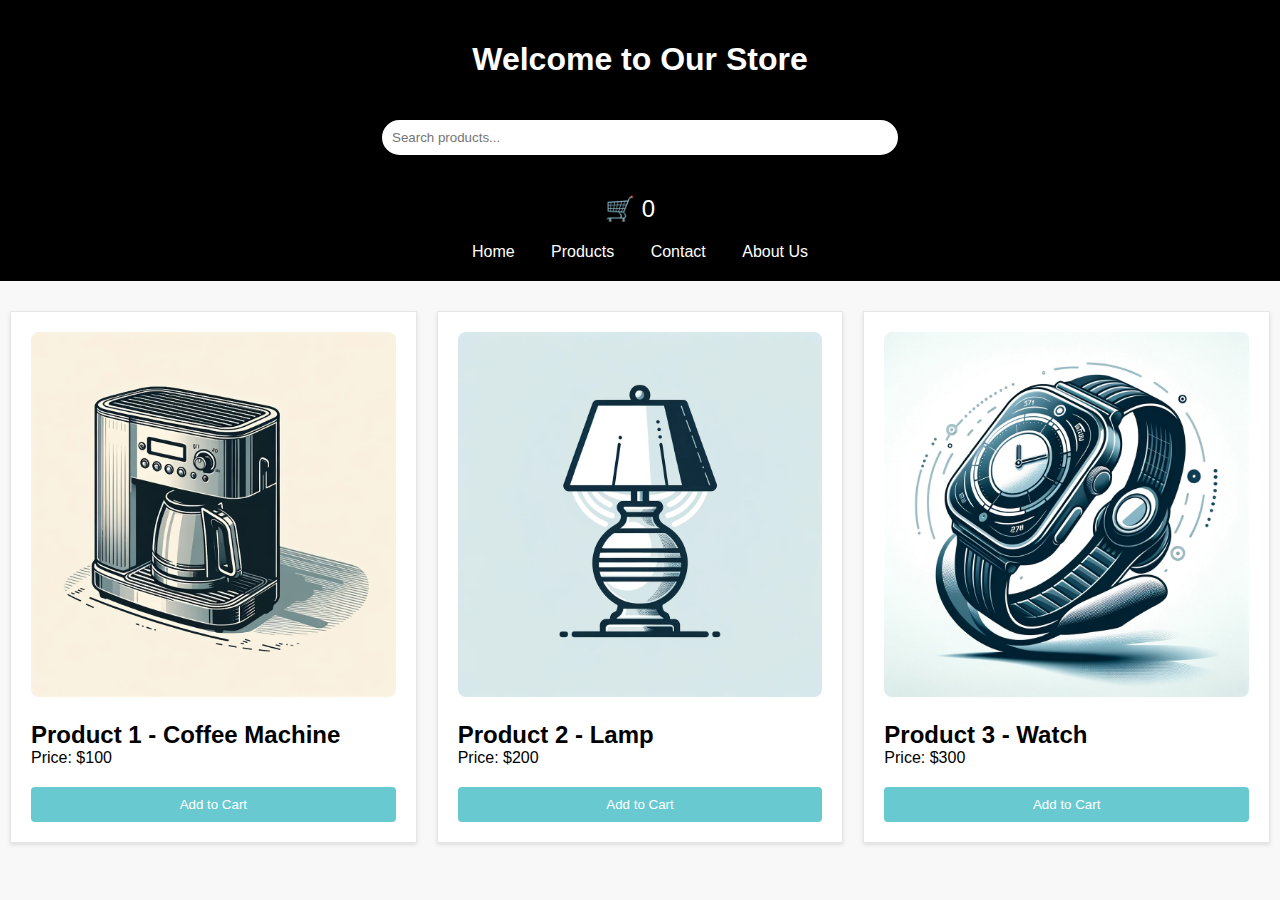
<file: index.html>
<!DOCTYPE html>
<html lang="en">
<head>
    <meta charset="UTF-8">
    <meta name="viewport" content="width=device-width, initial-scale=1.0">
    <title>Our Shop E-Commerce</title>
    <link rel="stylesheet" href="css/style.css">
   
	<script>
		!function (w, d, t) {
		  w.TiktokAnalyticsObject=t;var ttq=w[t]=w[t]||[];ttq.methods=["page","track","identify","instances","debug","on","off","once","ready","alias","group","enableCookie","disableCookie"],ttq.setAndDefer=function(t,e){t[e]=function(){t.push([e].concat(Array.prototype.slice.call(arguments,0)))}};for(var i=0;i<ttq.methods.length;i++)ttq.setAndDefer(ttq,ttq.methods[i]);ttq.instance=function(t){for(var e=ttq._i[t]||[],n=0;n<ttq.methods.length;n++
)ttq.setAndDefer(e,ttq.methods[n]);return e},ttq.load=function(e,n){var i="https://analytics.tiktok.com/i18n/pixel/events.js";ttq._i=ttq._i||{},ttq._i[e]=[],ttq._i[e]._u=i,ttq._t=ttq._t||{},ttq._t[e]=+new Date,ttq._o=ttq._o||{},ttq._o[e]=n||{};n=document.createElement("script");n.type="text/javascript",n.async=!0,n.src=i+"?sdkid="+e+"&lib="+t;e=document.getElementsByTagName("script")[0];e.parentNode.insertBefore(n,e)};
		
		  ttq.load('');
		  ttq.page();
		}(window, document, 'ttq');

        ttq.identify({
            email: "customeremail@test.com", 
            phone_number: "+5512345678",
            external_id: "customerexternalId", 
    })
    </script>

</head>
<body>

<div class="header">
    <h1>Welcome to Our Store</h1>
    <input type="text" id="search-bar" placeholder="Search products...">
    <div id="cart-icon" onclick="showCart()">
        🛒 <span id="cart-count">0</span>
    </div>
</div>

<div class="navbar">
    <a href="#">Home</a>
    <a href="#">Products</a>
    <a href="#">Contact</a>
    <a href="#">About Us</a>
</div>

<div class="products-container">
    <!-- Produto 1 -->
    <div class="product-card" onclick="openProductPage('1')">
        <img src="img/coffee.webp" alt="Product 1" class="product-image">
        <div class="product-info">
            <h2>Product 1 - Coffee Machine</h2>
            <p>Price: $100</p>
            <button class="add-to-cart-btn" onclick="addToCart('Product 1'); event.stopPropagation();">Add to Cart</button>

        </div>
    </div>

    <!-- Produto 2 -->
    <div class="product-card" onclick="openProductPage('2')">
        <img src="img/lamp.webp" alt="Product 2" class="product-image">
        <div class="product-info">
            <h2>Product 2 - Lamp</h2>
            <p>Price: $200</p>
            <button class="add-to-cart-btn" onclick="addToCart('Product 2'); event.stopPropagation();">Add to Cart</button>
        </div>
    </div>

    <!-- Produto 3 -->
    <div class="product-card" onclick="openProductPage('3')">
        <img src="img/watch.webp" alt="Product 3" class="product-image">
        <div class="product-info">
            <h2>Product 3 - Watch</h2>
            <p>Price: $300</p>
            <button class="add-to-cart-btn" onclick="addToCart('Product 3'); event.stopPropagation();">Add to Cart</button>
        </div>
    </div>
</div>

<script src="js/script.js"></script>

</body>
</html>
</file>
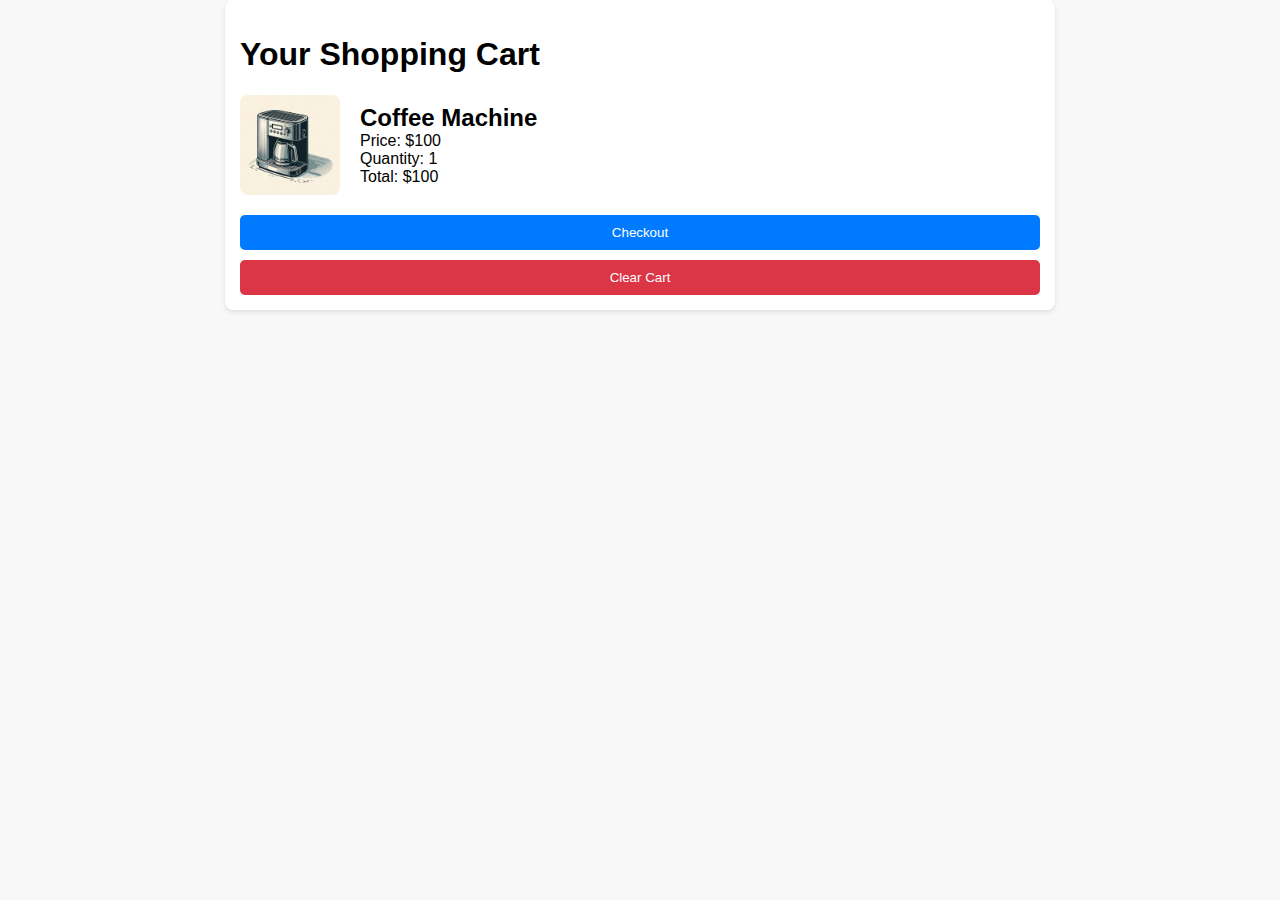
<file: cart.html>
<!DOCTYPE html>
<html lang="en">
<head>
    <meta charset="UTF-8">
    <meta name="viewport" content="width=device-width, initial-scale=1.0">
    <title>Your Shopping Cart</title>
    <link rel="stylesheet" href="css/style.css">
  
    <script>
		!function (w, d, t) {
		  w.TiktokAnalyticsObject=t;var ttq=w[t]=w[t]||[];ttq.methods=["page","track","identify","instances","debug","on","off","once","ready","alias","group","enableCookie","disableCookie"],ttq.setAndDefer=function(t,e){t[e]=function(){t.push([e].concat(Array.prototype.slice.call(arguments,0)))}};for(var i=0;i<ttq.methods.length;i++)ttq.setAndDefer(ttq,ttq.methods[i]);ttq.instance=function(t){for(var e=ttq._i[t]||[],n=0;n<ttq.methods.length;n++
)ttq.setAndDefer(e,ttq.methods[n]);return e},ttq.load=function(e,n){var i="https://analytics.tiktok.com/i18n/pixel/events.js";ttq._i=ttq._i||{},ttq._i[e]=[],ttq._i[e]._u=i,ttq._t=ttq._t||{},ttq._t[e]=+new Date,ttq._o=ttq._o||{},ttq._o[e]=n||{};n=document.createElement("script");n.type="text/javascript",n.async=!0,n.src=i+"?sdkid="+e+"&lib="+t;e=document.getElementsByTagName("script")[0];e.parentNode.insertBefore(n,e)};
		
		  ttq.load('');
		  ttq.page();
		}(window, document, 'ttq');

        ttq.identify({
            email: "customeremail@test.com", 
            phone_number: "+5512345678",
            external_id: "customerexternalId", 
    })
	</script>

</head>
<body>

<div class="container">
    <h1>Your Shopping Cart</h1>
    <div class="cart-items">
        <div class="cart-item">
            <img src="img/coffee.webp" alt="Coffee Machine" class="product-image-cart">
            <div class="product-info">
                <h2>Coffee Machine</h2>
                <p>Price: $100</p>
                <p>Quantity: 1</p>
                <p>Total: $100</p>
            </div>
        </div>
    </div>
    <button class="checkout-btn" onclick="performCheckout()">Checkout</button>
    <button class="clear-cart-btn" onclick="clearCart()">Clear Cart</button>
</div>

<script src="js/cart.js"></script>
</body>
</html>
</file>
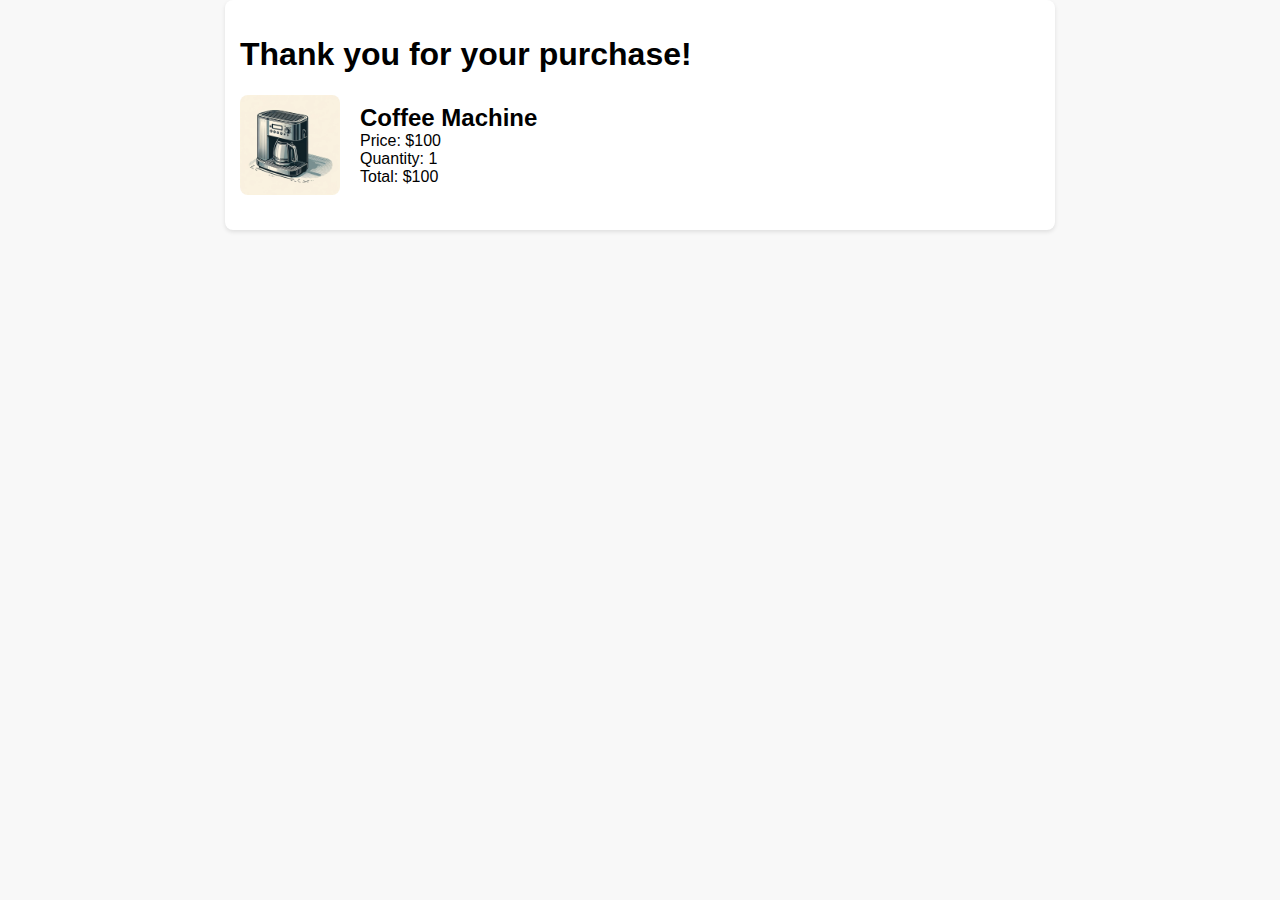
<file: complete.html>
<!DOCTYPE html>
<html lang="en">
<head>
    <meta charset="UTF-8">
    <meta name="viewport" content="width=device-width, initial-scale=1.0">
    <title>Purchase Completed</title>
    <link rel="stylesheet" href="css/style.css">
  
    <script>
		!function (w, d, t) {
		  w.TiktokAnalyticsObject=t;var ttq=w[t]=w[t]||[];ttq.methods=["page","track","identify","instances","debug","on","off","once","ready","alias","group","enableCookie","disableCookie"],ttq.setAndDefer=function(t,e){t[e]=function(){t.push([e].concat(Array.prototype.slice.call(arguments,0)))}};for(var i=0;i<ttq.methods.length;i++)ttq.setAndDefer(ttq,ttq.methods[i]);ttq.instance=function(t){for(var e=ttq._i[t]||[],n=0;n<ttq.methods.length;n++
)ttq.setAndDefer(e,ttq.methods[n]);return e},ttq.load=function(e,n){var i="https://analytics.tiktok.com/i18n/pixel/events.js";ttq._i=ttq._i||{},ttq._i[e]=[],ttq._i[e]._u=i,ttq._t=ttq._t||{},ttq._t[e]=+new Date,ttq._o=ttq._o||{},ttq._o[e]=n||{};n=document.createElement("script");n.type="text/javascript",n.async=!0,n.src=i+"?sdkid="+e+"&lib="+t;e=document.getElementsByTagName("script")[0];e.parentNode.insertBefore(n,e)};
		
		  ttq.load('');
		  ttq.page();
		}(window, document, 'ttq');

        ttq.track('CompletePayment', {
            content_id: 'prod0001',
            content_type: 'product',
            content_name: 'Coffee Machine',
            price: '100',
            currency: 'USD',
            quantity: '1',
            value: '100',
    })
        ttq.identify({
                email: "customeremail@test.com", 
                phone_number: "+5512345678",
                external_id: "customerexternalId", 
    })

	</script>

</head>
<body>

<div class="container">
    <h1>Thank you for your purchase!</h1>
    <div class="cart-items">
        <div class="cart-item">
            <img src="img/coffee.webp" alt="Coffee Machine" class="product-image-cart">
            <div class="product-info">
                <h2>Coffee Machine</h2>
                <p>Price: $100</p>
                <p>Quantity: 1</p>
                <p>Total: $100</p>
            </div>
        </div>
    </div>
</div>

<script src="js/cart.js"></script>
</body>
</html>
</file>
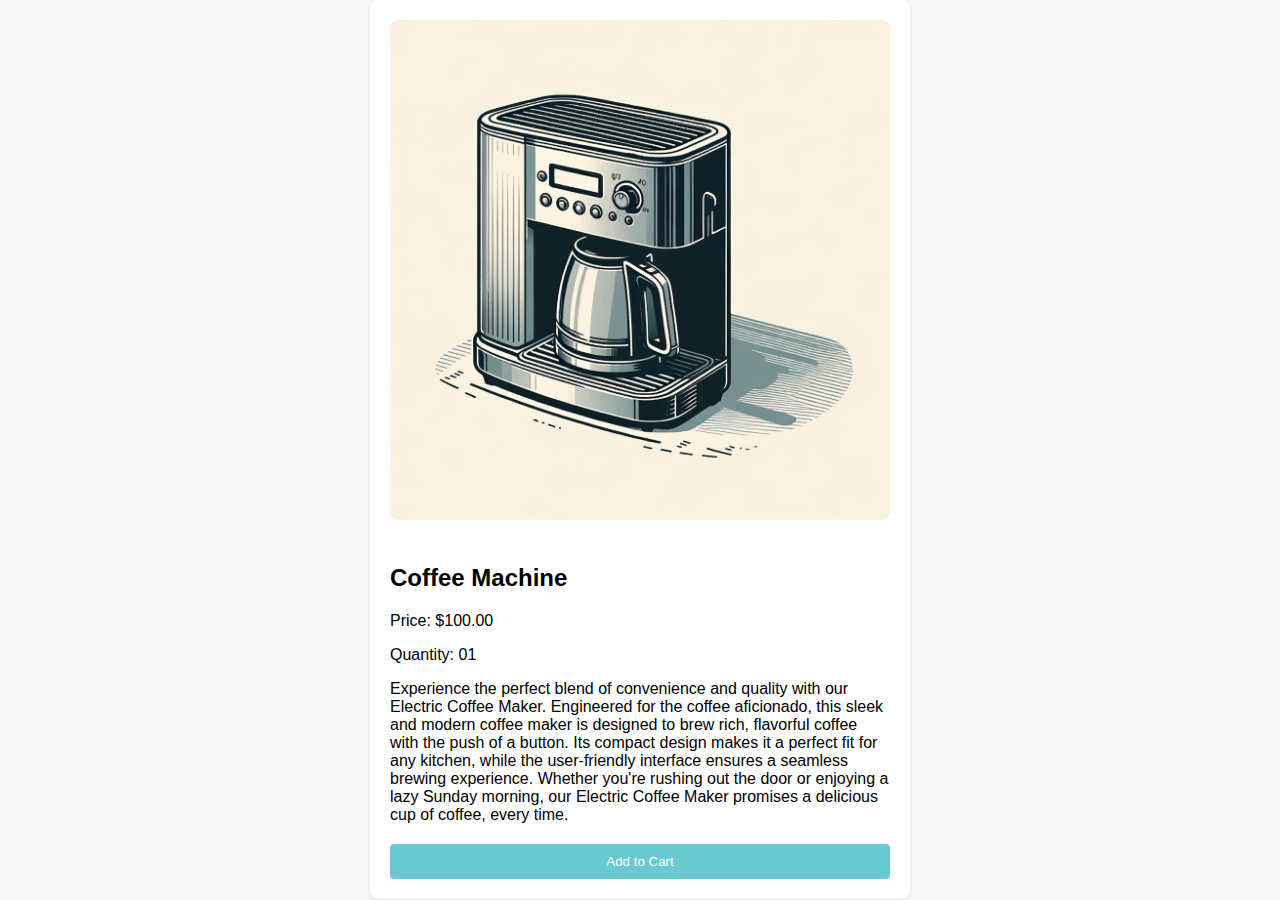
<file: product-details.html>
<!DOCTYPE html>
<html lang="en">
<head>
    <meta charset="UTF-8">
    <meta name="viewport" content="width=device-width, initial-scale=1.0">
    <title>Product Details</title>
    <link rel="stylesheet" href="css/style.css">

    <script>
		!function (w, d, t) {
		  w.TiktokAnalyticsObject=t;var ttq=w[t]=w[t]||[];ttq.methods=["page","track","identify","instances","debug","on","off","once","ready","alias","group","enableCookie","disableCookie"],ttq.setAndDefer=function(t,e){t[e]=function(){t.push([e].concat(Array.prototype.slice.call(arguments,0)))}};for(var i=0;i<ttq.methods.length;i++)ttq.setAndDefer(ttq,ttq.methods[i]);ttq.instance=function(t){for(var e=ttq._i[t]||[],n=0;n<ttq.methods.length;n++
)ttq.setAndDefer(e,ttq.methods[n]);return e},ttq.load=function(e,n){var i="https://analytics.tiktok.com/i18n/pixel/events.js";ttq._i=ttq._i||{},ttq._i[e]=[],ttq._i[e]._u=i,ttq._t=ttq._t||{},ttq._t[e]=+new Date,ttq._o=ttq._o||{},ttq._o[e]=n||{};n=document.createElement("script");n.type="text/javascript",n.async=!0,n.src=i+"?sdkid="+e+"&lib="+t;e=document.getElementsByTagName("script")[0];e.parentNode.insertBefore(n,e)};
		
		  ttq.load('');
		  ttq.page();
		}(window, document, 'ttq');

        ttq.track('ViewContent', {
            content_id: 'prod0001',
            content_type: 'product',
            content_name: 'Coffee Machine',
            price: '100'

        })

        ttq.identify({
            email: "customeremail@test.com", 
            phone_number: "+5512345678",
            external_id: "customerexternalId", 
    })
    </script>

</head>
<body>

<div class="page-container">
    <!-- Container de Detalhes do Produto -->
    <div class="product-details-container">
        <img id="product-image" src="img/coffee.webp" alt="Imagem do Produto" class="product-image">
        <h2 id="product-name">Coffee Machine</h2>
        <p id="product-price">Price: $100.00</p>
        <p id="product-qty">Quantity: 01</p>
        <p id="product-description">'Experience the perfect blend of convenience and quality with our Electric Coffee Maker. Engineered for the coffee aficionado, this sleek and modern coffee maker is designed to brew rich, flavorful coffee with the push of a button. Its compact design makes it a perfect fit for any kitchen, while the user-friendly interface ensures a seamless brewing experience. Whether you're rushing out the door or enjoying a lazy Sunday morning, our Electric Coffee Maker promises a delicious cup of coffee, every time.'</p>
        <button class="add-to-cart-btn" onclick="addToCart()">Add to Cart</button>
    </div>
</div>

<script src="js/product-details.js"></script>
</body>
</html>
</file>
<file: css/style.css>
body {
    font-family: 'Helvetica Neue', Helvetica, Arial, sans-serif;
    margin: 0;
    padding: 0;
    background-color: #f8f8f8;
    color: #000;
}

.navbar {
    background-color: #000;
    color: #fff;
    padding: 20px;
    text-align: center;
}

.header {
    display: flex;
    flex-direction: column; /* Altera a direção do flex para coluna */
    align-items: center; /* Centraliza os itens horizontalmente */
    justify-content: center; /* Centraliza os itens verticalmente */
    background-color: #000; /* Mantenha a cor de fundo do cabeçalho */
    color: #fff;
    padding: 20px;
    text-align: center;
}

#search-bar {
    width: 40%; /* Ajuste a largura conforme necessário */
    padding: 8px;
    margin-top: 20px; /* Adiciona uma margem acima da barra de busca */
    margin-bottom: 20px; /* Adiciona uma margem acima da barra de busca */
    border: 2px solid #fff; /* Ajusta a cor da borda conforme necessário */
    border-radius: 20px; /* Adiciona bordas arredondadas */
}

.navbar a {
    color: #fff;
    text-decoration: none;
    padding: 8px 16px;
    border-radius: 15px;
    transition: background-color 0.2s;
}

.navbar a:hover {
    background-color: #ffffff;
    color: #000;
}

.products-container {
    display: flex;
    justify-content: space-around;
    flex-wrap: nowrap; /* Impede que os itens se envolvam para a próxima linha */
    overflow-x: auto; /* Permite rolagem horizontal se os itens excederem a largura da tela */
    padding: 20px 0; /* Adiciona um pouco de espaço acima e abaixo dos produtos */
}

.product-card {
    margin: 10px; /* Adiciona um espaço entre os cartões de produto */
    padding: 20px;
    border: 1px solid #e6e6e6;
    background-color: #ffffff;
    width: calc(33.333% - 22px);
    box-shadow: 0 2px 4px rgba(0,0,0,0.1);
    cursor: pointer;
    transition: box-shadow 0.3s ease-in-out;
    flex: auto; /* Impede que os cartões se estiquem ou encolham, mantendo o tamanho definido */
    min-width: 240px; /* Define uma largura mínima para cada cartão de produto */
}

.product-card:hover {
    box-shadow: 0 5px 15px rgba(0,0,0,0.2);
}

.modal {
    display: none;
    position: fixed;
    right: 0;
    top: 0;
    width: 400px;
    height: 100vh;
    background-color: white;
    box-shadow: -5px 0 15px rgba(0,0,0,0.5);
    padding: 20px;
    overflow-y: auto;
}

button {
    display: block;
    width: 100%;
    padding: 10px;
    margin-top: 20px;
    background-color: #69c9d0; /* TikTok's distinctive blue */
    color: white;
    border: none;
    border-radius: 4px;
    cursor: pointer;
    transition: background-color 0.2s;
}

button:hover {
    background-color: #57b3c6;
}

.cart-modal button.checkout-btn {
    background-color: #fe2c55; /* A vibrant color for checkout button */
}

.cart-modal button.checkout-btn:hover {
    background-color: #e02648;
}

#cart-icon {
    font-size: 24px; /* Tamanho do ícone do carrinho */
    cursor: pointer;
    position: relative; /* Posição relativa para posicionar corretamente o círculo de destaque */
    margin-left: 20px; /* Adiciona margem à esquerda do ícone do carrinho */
    right: 20px; /* Posiciona o ícone do carrinho à direita */
    top: 20px; /* Posiciona o ícone do carrinho no topo do cabeçalho */
}

.product-image {
    width: 100%; /* Faz a imagem preencher a largura do container */
    height: auto; /* Mantém a proporção da imagem */
    object-fit: cover; /* Garante que a imagem cubra o espaço disponível sem distorção */
    border-radius: 8px 8px 0 0; /* Arredonda os cantos superiores da imagem */
}

.product-details-container {
    max-width: 500px; /* Ajuste conforme necessário */
    margin: auto; /* Centraliza o container na página */
    padding: 20px; /* Adiciona algum espaçamento interno */
    box-shadow: 0 2px 4px rgba(0,0,0,0.1); /* Opcional: adiciona uma sombra para destaque */
    background: #fff; /* Cor de fundo */
    border-radius: 8px; /* Arredonda os cantos do container */
    
}

.product-image {
    width: 100%; /* Faz a imagem preencher a largura do container */
    height: auto; /* Mantém a proporção da imagem */
    border-radius: 8px; /* Arredonda os cantos da imagem */
    margin-bottom: 20px; /* Adiciona espaço abaixo da imagem */
    object-fit: cover; /* Garante que a imagem cubra o espaço disponível sem distorção */
}

.add-to-cart-btn {
    /* Estilos do botão adiciona ao carrinho, como definido anteriormente */
}

/* Css do carrinho */

.container {
    max-width: 800px;
    margin: auto;
    padding: 15px;
    background: #fff;
    border-radius: 8px;
    box-shadow: 0 2px 4px rgba(0,0,0,0.1);
    align-items: center;
}

.cart-items {
    margin-bottom: 20px;
}

.cart-item {
    display: flex;
    align-items: center;
    margin-bottom: 20px;
}

.product-image-cart {
    width: 100px;
    height: 100px;
    border-radius: 8px;
    margin-right: 20px;
}

.product-info h2, .product-info p {
    margin: 0;
}

.checkout-btn, .clear-cart-btn {
    display: block;
    width: 100%;
    padding: 10px 20px;
    margin-top: 10px;
    background-color: #007bff;
    color: white;
    border: none;
    border-radius: 5px;
    cursor: pointer;
}

.clear-cart-btn {
    background-color: #dc3545; /* Diferencia o botão de limpar carrinho */
}
</file>
